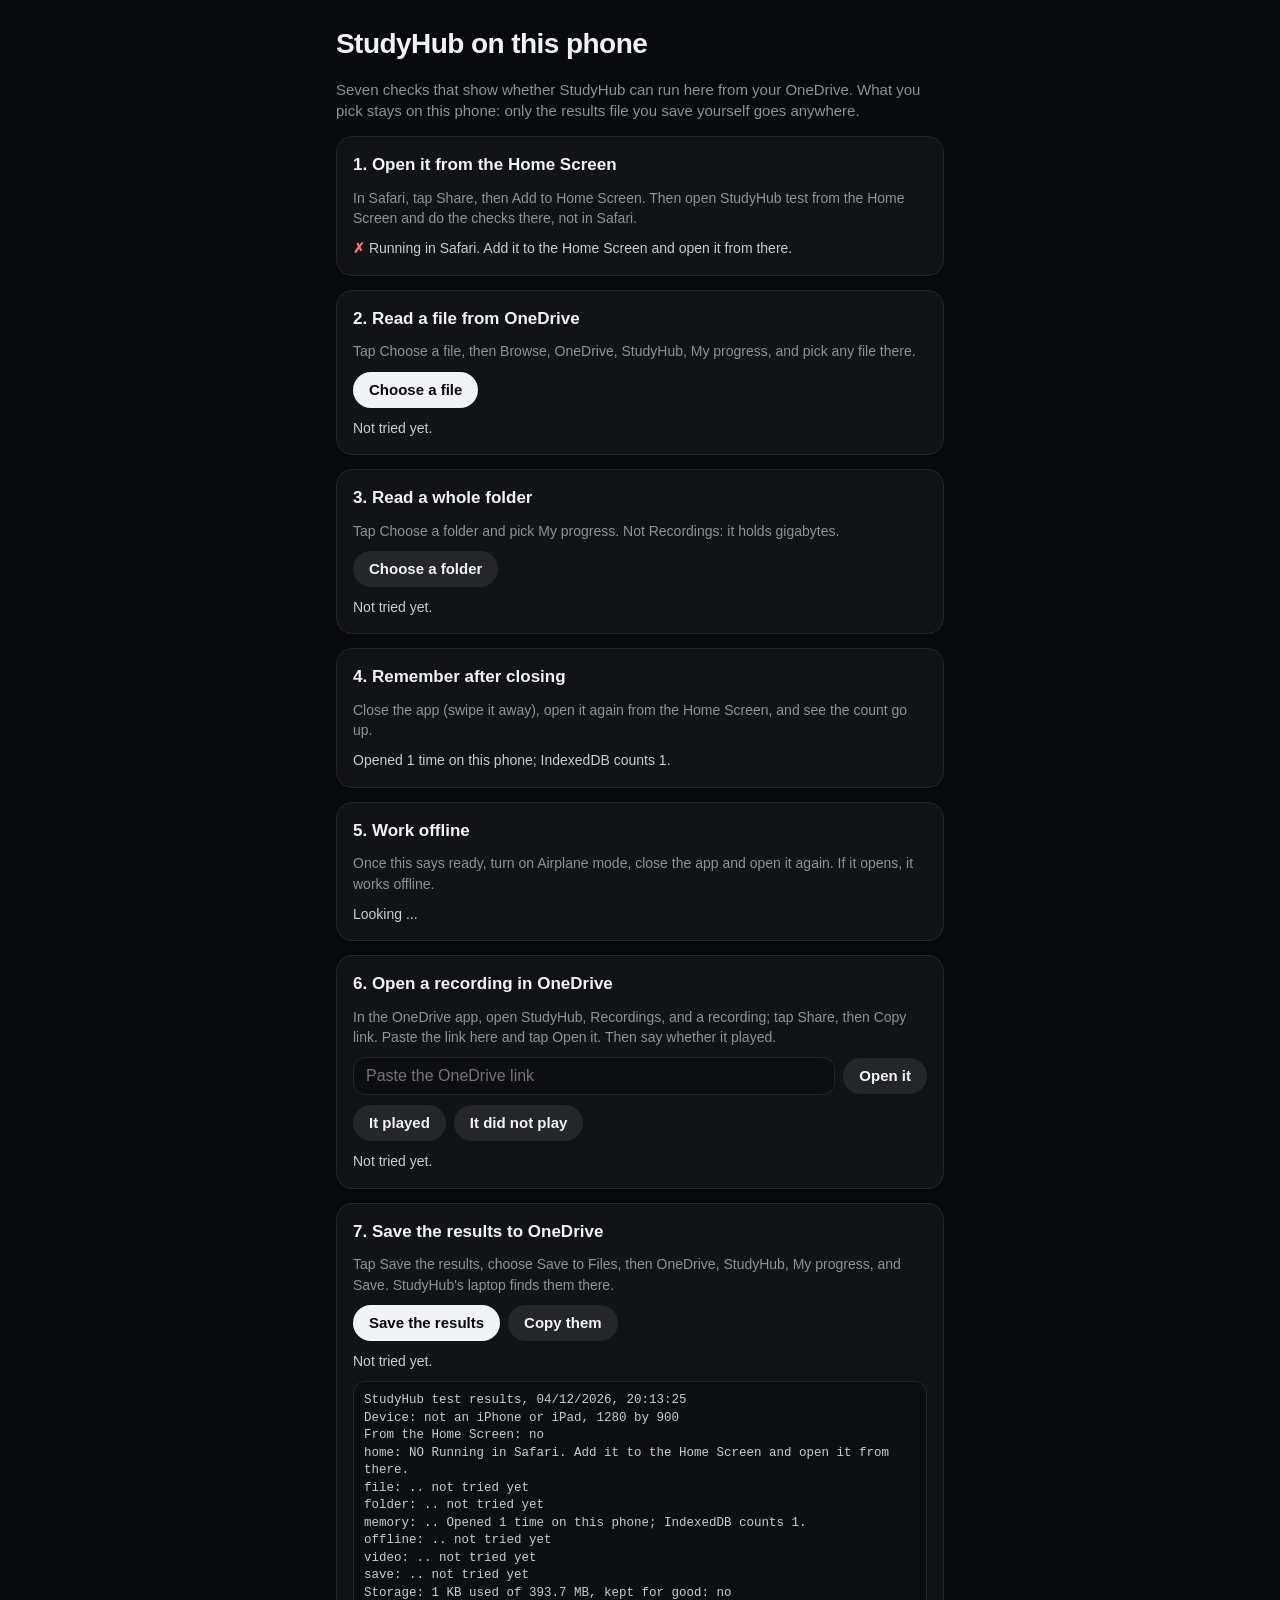
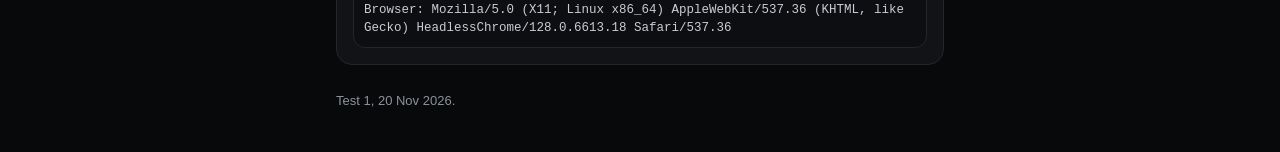
<file: pocket-test/index.html>
<!doctype html>
<html lang="en">
<head>
<meta charset="utf-8">
<meta name="viewport" content="width=device-width, initial-scale=1, viewport-fit=cover">
<meta name="apple-mobile-web-app-capable" content="yes">
<meta name="mobile-web-app-capable" content="yes">
<meta name="apple-mobile-web-app-status-bar-style" content="black-translucent">
<meta name="apple-mobile-web-app-title" content="SH test">
<meta name="theme-color" content="#08090b">
<link rel="manifest" href="manifest.webmanifest">
<link rel="apple-touch-icon" href="icon-180.png">
<title>StudyHub test</title>
<!-- Whether StudyHub can run on an iPhone or iPad from the owner's OneDrive (20 Nov 2026): a Home Screen web app that reads a file and a
     folder picked in Files, keeps what it stores, works offline, opens a recording in OneDrive and saves its results back. Nothing it reads
     leaves the phone; only the results file the owner saves goes anywhere. -->
<style>
  :root { color-scheme: dark; --ground: #08090b; --panel: #121317; --line: #24262c; --ink: #f2f3f5; --body: #c9ccd2; --muted: #8d929b; --ok: #4ade80; --bad: #f87171; --accent: #8b7cf6; }
  * { box-sizing: border-box; }
  html { -webkit-text-size-adjust: 100%; }
  body { margin: 0; background: var(--ground); color: var(--body); font: 15px/1.45 -apple-system, BlinkMacSystemFont, "Inter", "Segoe UI", sans-serif; }
  main { max-width: 640px; margin: 0 auto; padding: max(18px, env(safe-area-inset-top)) 16px max(28px, env(safe-area-inset-bottom)); display: flex; flex-direction: column; gap: 14px; }
  h1 { margin: 6px 0 0; color: var(--ink); font-size: 28px; font-weight: 600; letter-spacing: -.02em; }
  .lede { margin: 0; color: var(--muted); }
  .card { background: var(--panel); border: 1px solid var(--line); border-radius: 16px; padding: 16px; display: flex; flex-direction: column; gap: 10px; }
  .card h2 { margin: 0; color: var(--ink); font-size: 17px; font-weight: 600; }
  .card p { margin: 0; }
  .how { color: var(--muted); font-size: 14px; }
  .row { display: flex; flex-wrap: wrap; gap: 8px; align-items: center; }
  button, .pick { appearance: none; border: 0; border-radius: 18px; padding: 9px 16px; background: #24262c; color: var(--ink); font-family: inherit; font-size: 15px; font-weight: 600; line-height: 1.2; cursor: pointer; display: inline-flex; align-items: center; }
  button.main, .pick.main { background: var(--ink); color: var(--ground); }
  .pick input { display: none; }
  input[type=url] { flex: 1 1 220px; min-width: 0; border: 1px solid var(--line); border-radius: 12px; background: #0d0e11; color: var(--ink); padding: 9px 12px; font-family: inherit; font-size: 16px; }  /* 16px: iOS zooms into a smaller field */
  .result { font-size: 14px; color: var(--body); }
  .result.ok::before { content: "\2713  "; color: var(--ok); font-weight: 700; }
  .result.bad::before { content: "\2717  "; color: var(--bad); font-weight: 700; }
  .small { font-size: 13px; color: var(--muted); }
  pre { margin: 0; white-space: pre-wrap; word-break: break-word; font: 12.5px/1.4 ui-monospace, Menlo, monospace; color: var(--body); background: #0d0e11; border: 1px solid var(--line); border-radius: 12px; padding: 10px; }
</style>
</head>
<body>
<main>
  <h1>StudyHub on this phone</h1>
  <p class="lede">Seven checks that show whether StudyHub can run here from your OneDrive. What you pick stays on this phone: only the results file you save yourself goes anywhere.</p>

  <section class="card">
    <h2>1. Open it from the Home Screen</h2>
    <p class="how">In Safari, tap Share, then Add to Home Screen. Then open StudyHub test from the Home Screen and do the checks there, not in Safari.</p>
    <p class="result" id="r-home">Looking ...</p>
  </section>

  <section class="card">
    <h2>2. Read a file from OneDrive</h2>
    <p class="how">Tap Choose a file, then Browse, OneDrive, StudyHub, My progress, and pick any file there.</p>
    <div class="row"><label class="pick main">Choose a file<input type="file" id="pick-file"></label></div>
    <p class="result" id="r-file">Not tried yet.</p>
  </section>

  <section class="card">
    <h2>3. Read a whole folder</h2>
    <p class="how">Tap Choose a folder and pick My progress. Not Recordings: it holds gigabytes.</p>
    <div class="row"><label class="pick">Choose a folder<input type="file" id="pick-folder" webkitdirectory multiple></label></div>
    <p class="result" id="r-folder">Not tried yet.</p>
  </section>

  <section class="card">
    <h2>4. Remember after closing</h2>
    <p class="how">Close the app (swipe it away), open it again from the Home Screen, and see the count go up.</p>
    <p class="result" id="r-memory">Looking ...</p>
  </section>

  <section class="card">
    <h2>5. Work offline</h2>
    <p class="how">Once this says ready, turn on Airplane mode, close the app and open it again. If it opens, it works offline.</p>
    <p class="result" id="r-offline">Looking ...</p>
  </section>

  <section class="card">
    <h2>6. Open a recording in OneDrive</h2>
    <p class="how">In the OneDrive app, open StudyHub, Recordings, and a recording; tap Share, then Copy link. Paste the link here and tap Open it. Then say whether it played.</p>
    <div class="row"><input type="url" id="video-link" placeholder="Paste the OneDrive link" autocomplete="off" autocapitalize="off" spellcheck="false"><button id="video-open">Open it</button></div>
    <div class="row"><button id="video-yes">It played</button><button id="video-no">It did not play</button></div>
    <p class="result" id="r-video">Not tried yet.</p>
  </section>

  <section class="card">
    <h2>7. Save the results to OneDrive</h2>
    <p class="how">Tap Save the results, choose Save to Files, then OneDrive, StudyHub, My progress, and Save. StudyHub's laptop finds them there.</p>
    <div class="row"><button class="main" id="save">Save the results</button><button id="copy">Copy them</button></div>
    <p class="result" id="r-save">Not tried yet.</p>
    <pre id="report"></pre>
  </section>
  <p class="small" id="build">Test 1, 20 Nov 2026.</p>
</main>
<script>
(() => {
  "use strict";
  const $ = (id) => document.getElementById(id);
  const said = {};
  const set = (id, text, ok) => {
    const el = $(`r-${id}`);
    el.textContent = text;
    el.className = `result ${ok === true ? "ok" : ok === false ? "bad" : ""}`;
    said[id] = `${ok === true ? "OK" : ok === false ? "NO" : ".."} ${text}`;
    report();
  };
  const size = (n) => (n >= 1048576 ? `${(n / 1048576).toFixed(1)} MB` : n >= 1024 ? `${Math.round(n / 1024)} KB` : `${n} bytes`);
  const secs = (ms) => `${(ms / 1000).toFixed(1)} s`;
  const ua = navigator.userAgent;
  const ipad = /iPad/.test(ua) || (/Macintosh/.test(ua) && navigator.maxTouchPoints > 1);
  const ios = (ua.match(/OS (\d+)[._](\d+)/) || [])[0] || "";
  const device = `${ipad ? "iPad" : /iPhone/.test(ua) ? "iPhone" : "not an iPhone or iPad"}${ios ? `, ${ios.replace("_", ".")}` : ""}, ${screen.width} by ${screen.height}`;
  const standalone = navigator.standalone === true || matchMedia("(display-mode: standalone)").matches;

  function report() {
    const lines = [`StudyHub test results, ${new Date().toLocaleString("en-GB")}`, `Device: ${device}`, `From the Home Screen: ${standalone ? "yes" : "no"}`,
      ...["home", "file", "folder", "memory", "offline", "video", "save"].map((k) => `${k}: ${said[k] || ".. not tried yet"}`), `Storage: ${said.storage || "unknown"}`, `Browser: ${ua}`];
    $("report").textContent = lines.join("\n");
    return lines.join("\n");
  }

  // 1. where it runs
  set("home", standalone ? "Running from the Home Screen." : "Running in Safari. Add it to the Home Screen and open it from there.", standalone);

  // 2. a file picked in Files
  $("pick-file").addEventListener("change", async (e) => {
    const f = e.target.files && e.target.files[0];
    if (!f) { set("file", "Nothing was picked.", false); return; }
    const t0 = performance.now();
    try {
      const bytes = await f.arrayBuffer();
      let what = "";
      if (/\.json$/i.test(f.name)) { try { const d = JSON.parse(new TextDecoder().decode(bytes)); what = `, readable JSON with ${Object.keys(d).length} keys`; } catch { what = ", but not readable JSON"; } }
      set("file", `Read ${f.name}, ${size(bytes.byteLength)}, in ${secs(performance.now() - t0)}${what}.`, bytes.byteLength === f.size);
    } catch (err) { set("file", `${f.name} was picked but could not be read: ${err.message || err}`, false); }
  });

  // 3. a folder picked in Files (iOS 18.4 and newer)
  const folder = $("pick-folder");
  if (!("webkitdirectory" in folder)) set("folder", "This iOS cannot pick a folder (it takes iOS 18.4 or newer).", false);
  folder.addEventListener("change", async (e) => {
    const list = [...(e.target.files || [])];
    if (!list.length) { set("folder", "Nothing was picked, or the folder was empty.", false); return; }
    const t0 = performance.now();
    const total = list.reduce((s, f) => s + f.size, 0), tops = new Set(list.map((f) => (f.webkitRelativePath || f.name).split("/").slice(0, 2).join("/")));
    try {
      await list[0].slice(0, 1024).arrayBuffer();
      set("folder", `${list.length} files, ${size(total)}, in ${tops.size} folders (${[...tops].slice(0, 3).join(", ")}${tops.size > 3 ? ", ..." : ""}), the first read in ${secs(performance.now() - t0)}.`, true);
    } catch (err) { set("folder", `${list.length} files were listed but could not be read: ${err.message || err}`, false); }
  });

  // 4. what it keeps: a count in local storage and in IndexedDB
  (async () => {
    let n = 0, db = "IndexedDB not tried";
    try { n = Number(localStorage.getItem("sh-test-opens") || 0) + 1; localStorage.setItem("sh-test-opens", String(n)); } catch { n = -1; }
    try {
      db = await new Promise((done) => {
        const req = indexedDB.open("sh-test", 1);
        req.onupgradeneeded = () => req.result.createObjectStore("kv");
        req.onerror = () => done("IndexedDB refused");
        req.onsuccess = () => {
          const store = req.result.transaction("kv", "readwrite").objectStore("kv"), get = store.get("opens");
          get.onsuccess = () => { const m = (get.result || 0) + 1; store.put(m, "opens"); done(`IndexedDB counts ${m}`); };
          get.onerror = () => done("IndexedDB could not read");
        };
      });
    } catch { db = "IndexedDB missing"; }
    set("memory", n < 0 ? `Local storage refused; ${db}.` : `Opened ${n} ${n === 1 ? "time" : "times"} on this phone; ${db}.`, n > 1 ? true : n < 0 ? false : undefined);
    try {
      const est = navigator.storage && navigator.storage.estimate ? await navigator.storage.estimate() : null;
      const kept = navigator.storage && navigator.storage.persist ? await navigator.storage.persist() : null;
      said.storage = `${est ? `${size(est.usage || 0)} used of ${size(est.quota || 0)}` : "no estimate"}, kept for good: ${kept === null ? "unknown" : kept ? "yes" : "no"}`;
      report();
    } catch { /* not told */ }
  })();

  // 5. offline: a service worker keeps the page
  if (!("serviceWorker" in navigator)) set("offline", "This browser has no service workers, so it cannot work offline.", false);
  else {
    navigator.serviceWorker.register("sw.js").then(() => navigator.serviceWorker.ready).then(() => {
      set("offline", navigator.onLine ? "Ready to work offline." : "You are offline and it opened: it works offline.", true);
    }).catch((err) => set("offline", `The offline part did not start: ${err.message || err}`, false));
  }

  // 6. a recording in OneDrive's own player
  $("video-open").addEventListener("click", () => {
    const link = $("video-link").value.trim();
    if (!/^https:\/\//i.test(link)) { set("video", "Paste a link that starts with https:// first.", false); return; }
    said.video = ".. opened, not said yet";
    report();
    window.open(link, "_blank", "noopener");
  });
  $("video-yes").addEventListener("click", () => set("video", "The recording played.", true));
  $("video-no").addEventListener("click", () => set("video", "The recording did not play.", false));

  // 7. the results, back to OneDrive through the share sheet, or copied
  $("save").addEventListener("click", async () => {
    const text = report(), file = new File([text], "StudyHub test results.txt", { type: "text/plain" });
    try {
      if (navigator.canShare && navigator.canShare({ files: [file] })) {
        await navigator.share({ files: [file], title: "StudyHub test results" });
        set("save", "The share sheet took the results. If you chose OneDrive, StudyHub, My progress, the laptop finds them there.", true);
      } else {
        const a = document.createElement("a");
        a.href = URL.createObjectURL(file);
        a.download = file.name;
        document.body.append(a);
        a.click();
        a.remove();
        set("save", "This browser cannot share files, so it downloaded them instead.", false);
      }
    } catch (err) {
      set("save", err && err.name === "AbortError" ? "The share sheet was closed without saving." : `Saving did not work: ${err.message || err}`, false);
    }
  });
  $("copy").addEventListener("click", async () => {
    try { await navigator.clipboard.writeText(report()); $("copy").textContent = "Copied"; } catch { $("copy").textContent = "Could not copy"; }
  });
  report();
})();
</script>
</body>
</html>
</file>
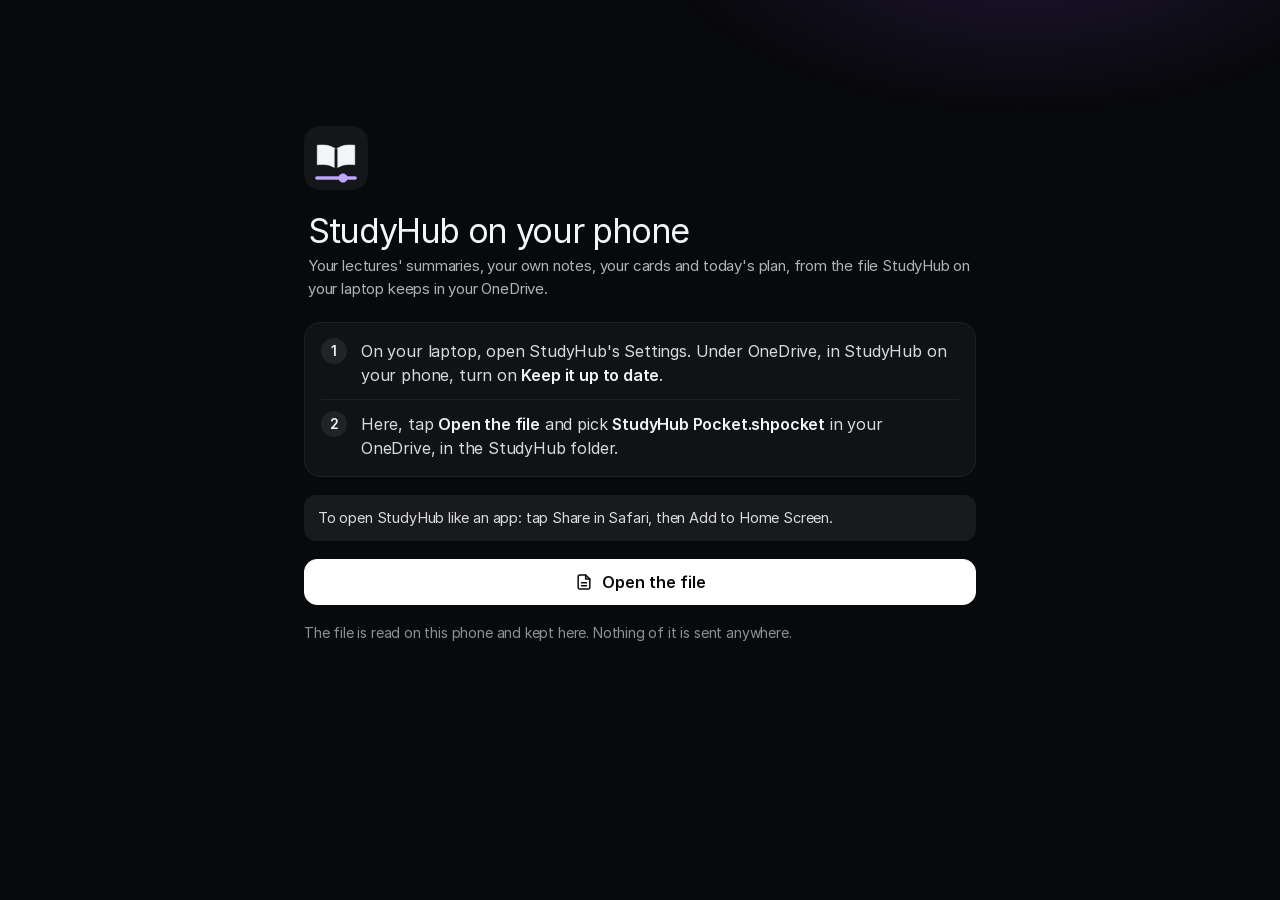
<file: pocket/index.html>
<!doctype html>
<html lang="en">
<head>
<meta charset="utf-8">
<meta name="viewport" content="width=device-width, initial-scale=1, viewport-fit=cover">
<meta http-equiv="Content-Security-Policy" content="default-src 'self'; img-src 'self' data:; style-src 'self'; script-src 'self'; font-src 'self'; connect-src 'self'; manifest-src 'self'; worker-src 'self'; object-src 'none'; base-uri 'none'; form-action 'none'">
<meta name="referrer" content="no-referrer">
<meta name="apple-mobile-web-app-capable" content="yes">
<meta name="mobile-web-app-capable" content="yes">
<meta name="apple-mobile-web-app-status-bar-style" content="black-translucent">
<meta name="apple-mobile-web-app-title" content="StudyHub">
<meta name="theme-color" content="#08090b">
<meta name="color-scheme" content="dark">
<link rel="manifest" href="manifest.webmanifest">
<link rel="apple-touch-icon" href="icon-180.png">
<link rel="icon" href="icon-192.png">
<link rel="stylesheet" href="app.css">
<title>StudyHub</title>
<!-- StudyHub Pocket (20 Nov 2026): StudyHub on an iPhone or iPad, from the file StudyHub writes into its owner's OneDrive (app/pocket.py).
     This page is code only: it holds no data, and what it reads from the file stays on the phone. -->
<script src="app.js" defer></script>
</head>
<body>
<div id="app"></div>
<nav class="tabs" id="tabs" aria-label="Places"></nav>
<div class="toast-shelf" id="toasts" aria-live="polite"></div>
</body>
</html>
</file>
<file: pocket/app.css>
/* StudyHub Pocket: StudyHub's own look on a phone (DESIGN.md): the black ground, panels with a hairline, 16px corners, Inter set tight,
   the course colours, amber for what concerns the exam and teal for what was said in the lecture, and white for the one action. */
@font-face { font-family: "Inter"; src: url("fonts/Inter-Regular.woff2") format("woff2"); font-weight: 100 500; font-display: swap; }
@font-face { font-family: "Inter"; src: url("fonts/Inter-SemiBold.woff2") format("woff2"); font-weight: 600 900; font-display: swap; }
:root {
  color-scheme: dark;
  --ground: #08090b; --menu: #0c0d10; --panel: #101216; --panel-on: #16181d;
  --ink: #f4f5f6; --body: #d9dbdf; --muted: #b0b3ba; --faint: #8d9098;
  --line: #1f2126; --line-strong: #3a3d44; --edge: #6b6f78;
  --raise: rgba(255, 255, 255, .025); --raise-2: rgba(255, 255, 255, .07); --raise-3: rgba(255, 255, 255, .12);
  --accent: #ffffff; --accent-ink: #08090b; --focus: #c6b8ff; --signal: #ffe27a;
  --exam: #f0a648; --exam-soft: rgba(240, 166, 72, .12); --said: #4fdcae; --said-soft: rgba(79, 220, 174, .11);
  --ok: #74e08e; --danger: #ff5f57;
  --c0: #f2a0d8; --c1: #7fa8fa; --c2: #d6d3c6; --c3: #62d8e2; --c4: #ffb8a6; --c5: #bdea80; --c6: #c0a6ff; --c7: #ffe0cc; --c: var(--faint);
  --sky: radial-gradient(520px 260px at 80% -8%, rgba(120, 70, 210, .22), transparent 72%);
  --hl-yellow: #5c4c12; --hl-green: #1f4a26; --hl-pink: #5a2340; --hl-blue: #1d3557; --hl-grey: rgba(255, 255, 255, .1);
  --text: "Inter", -apple-system, "Helvetica Neue", Helvetica, Arial, sans-serif;
  --mono: ui-monospace, "SF Mono", Menlo, monospace;
  --out: cubic-bezier(.16, 1, .3, 1);
  --top: env(safe-area-inset-top, 0px); --bottom: env(safe-area-inset-bottom, 0px);
  --tabs-h: calc(58px + var(--bottom));
}

* { box-sizing: border-box; -webkit-tap-highlight-color: transparent; }
html { -webkit-text-size-adjust: 100%; text-size-adjust: 100%; }
html, body { margin: 0; background: var(--ground); overscroll-behavior-y: none; }
body { font: 16px/1.5 var(--text); letter-spacing: -.011em; color: var(--body); -webkit-font-smoothing: antialiased; min-height: 100vh; min-height: 100dvh; }
body::before { content: ""; position: fixed; inset: 0; background: var(--sky); pointer-events: none; }
#app { position: relative; }
button, input { font: inherit; color: inherit; }
button { cursor: pointer; }
a { color: inherit; }
h1, h2, h3, b, strong { color: var(--ink); }
h1 { font: 400 32px/1.1 var(--text); letter-spacing: -.04em; margin: 0; text-wrap: balance; }
h2 { font: 400 21px/1.25 var(--text); letter-spacing: -.025em; margin: 0; text-wrap: balance; }
h3 { font-size: 16px; font-weight: 600; margin: 0; }
p { margin: 0; text-wrap: pretty; }
ul, ol { margin: 0; }
:focus-visible { outline: 2px solid var(--focus); outline-offset: 2px; }
::selection { background: rgba(255, 255, 255, .3); }
.muted { color: var(--muted); }
.faint { color: var(--faint); }
.small { font-size: 14px; line-height: 1.45; }
.num { font-variant-numeric: tabular-nums; }
.grow { flex: 1; min-width: 0; }
.sr { position: absolute; width: 1px; height: 1px; overflow: hidden; clip: rect(0 0 0 0); white-space: nowrap; }

/* a page, between the status bar and the tabs */
.page { padding: calc(var(--top) + 18px) 16px calc(var(--tabs-h) + 28px); max-width: 720px; margin: 0 auto; }
.page.has-bar { padding-top: 6px; }
.page-head { display: grid; gap: 6px; margin: 4px 4px 4px; }
.page-head .sub { color: var(--muted); font-size: 15px; }
.bar { position: sticky; top: 0; z-index: 5; display: flex; align-items: center; min-height: calc(var(--top) + 48px); padding: var(--top) 8px 0; background: var(--ground);
  border-bottom: 1px solid transparent; transition: border-color .15s; }
.bar.scrolled { border-bottom-color: var(--line); }
.bar-title { position: absolute; left: 52px; right: 52px; bottom: 12px; text-align: center; font-weight: 600; color: var(--ink); font-size: 16px; white-space: nowrap; overflow: hidden;
  text-overflow: ellipsis; opacity: 0; transition: opacity .15s; pointer-events: none; }
.bar.scrolled .bar-title { opacity: 1; }
.back span { transition: opacity .15s; }
.bar.scrolled .back span { opacity: 0; }  /* the title takes the bar's middle: the parent's name steps aside, the arrow stays */
.back { display: inline-flex; align-items: center; gap: 2px; height: 44px; padding: 0 10px 0 4px; border: 0; background: none; color: var(--ink); font-size: 16px; border-radius: 10px; max-width: 46%; }
.back span { white-space: nowrap; overflow: hidden; text-overflow: ellipsis; }

/* a list of rows in a panel, as Settings on the phone */
.label { display: flex; align-items: baseline; gap: 10px; font-size: 13.5px; font-weight: 600; color: var(--faint); margin: 26px 6px 8px; }
.label .end { margin-left: auto; font-weight: 400; }
.panel { background: var(--panel); border: 1px solid var(--line); border-radius: 16px; overflow: hidden; }
.panel + .panel { margin-top: 10px; }
.row { display: flex; align-items: center; gap: 12px; width: 100%; min-height: 54px; padding: 12px 14px 12px 16px; border: 0; border-top: 1px solid var(--line); background: none; text-align: left;
  text-decoration: none; color: inherit; transition: background-color .15s; }
.row:first-child { border-top: 0; }
button.row:active, a.row:active { background: var(--raise-2); }
.row-text { flex: 1; min-width: 0; display: grid; gap: 2px; }
.row-title { color: var(--ink); line-height: 1.35; overflow-wrap: anywhere; }
.row-sub { color: var(--muted); font-size: 14px; line-height: 1.4; overflow-wrap: anywhere; }
.row .chev { color: var(--faint); flex: none; }
.row .lead-icon { flex: none; width: 32px; height: 32px; display: grid; place-items: center; border-radius: 9px; background: var(--raise-2); color: var(--ink); }
.row.done .row-title { text-decoration: line-through; text-decoration-color: var(--faint); color: var(--muted); }
.row.done .lead-icon { color: var(--ok); }
.empty { padding: 18px 16px; color: var(--muted); }

/* a course: its colour and short code */
.chip { display: inline-flex; align-items: center; gap: 6px; font-size: 12.5px; font-weight: 600; letter-spacing: .01em; color: var(--c); white-space: nowrap; }
.chip::before { content: ""; width: 8px; height: 8px; border-radius: 50%; background: var(--c); flex: none; }
.chip.bare::before { display: none; }
.dot { width: 10px; height: 10px; border-radius: 50%; background: var(--c); flex: none; }
.pill { display: inline-flex; align-items: center; gap: 6px; height: 26px; padding: 0 10px; border-radius: 13px; font-size: 13px; font-weight: 600; background: var(--raise-2); color: var(--ink); white-space: nowrap; }
.pill.exam { background: var(--exam-soft); color: var(--exam); }
.pill.said { background: var(--said-soft); color: var(--said); }
.pill.signal { background: rgba(255, 226, 122, .12); color: var(--signal); }
.metas { display: flex; flex-wrap: wrap; align-items: center; gap: 8px 12px; color: var(--muted); font-size: 14px; }

/* buttons: white for the one action, the rest quiet */
.btn { display: inline-flex; align-items: center; justify-content: center; gap: 8px; min-height: 46px; padding: 0 18px; border-radius: 13px; border: 1px solid var(--line-strong);
  background: var(--raise); color: var(--ink); font-size: 16px; font-weight: 600; text-decoration: none; transition: transform .07s, background-color .15s; }
.btn.primary { background: var(--accent); color: var(--accent-ink); border-color: var(--accent); }
.btn.block { width: 100%; }
.btn.small { min-height: 36px; padding: 0 13px; font-size: 14.5px; border-radius: 11px; }
.btn:active, .row:active, .tab:active, .seg button:active, .grade:active { transform: scale(.98); }
.btn[disabled] { opacity: .45; }
.btns { display: flex; flex-wrap: wrap; gap: 10px; }
.icon-btn { width: 44px; height: 44px; display: grid; place-items: center; border-radius: 12px; border: 0; background: none; color: var(--ink); }

/* the tabs at the foot */
.tabs { position: fixed; left: 0; right: 0; bottom: 0; z-index: 10; display: grid; grid-template-columns: repeat(4, 1fr); padding: 0 6px var(--bottom);
  background: var(--menu); border-top: 1px solid var(--line); }
.tabs[hidden] { display: none; }
.tab { display: grid; justify-items: center; align-content: center; gap: 3px; height: 58px; border: 0; background: none; color: var(--faint); font-size: 11px; font-weight: 600;
  letter-spacing: 0; transition: color .15s; }
.tab.on { color: var(--ink); }
.tab .badge { position: absolute; transform: translate(13px, -3px); min-width: 17px; height: 17px; padding: 0 5px; border-radius: 9px; background: var(--accent); color: var(--accent-ink);
  font-size: 11px; line-height: 17px; text-align: center; }
.tab-icon { position: relative; display: grid; place-items: center; }

/* what the phone holds, and from when */
.fresh { display: flex; align-items: center; gap: 12px; margin-top: 16px; padding: 12px 8px 12px 16px; border-radius: 16px; background: var(--panel); border: 1px solid var(--line); }
.fresh.old { border-color: rgba(255, 226, 122, .35); }
.fresh.old .fresh-when { color: var(--signal); }
.fresh-text { flex: 1; min-width: 0; display: grid; gap: 1px; }
.fresh-when { color: var(--ink); font-size: 15px; }

/* a date as a block */
.when { flex: none; width: 46px; display: grid; justify-items: center; line-height: 1.1; }
.when-day { font-size: 11.5px; font-weight: 600; color: var(--faint); text-transform: uppercase; letter-spacing: .04em; }
.when-num { font-size: 21px; color: var(--ink); letter-spacing: -.03em; }
.mark { flex: none; width: 12px; height: 12px; border-radius: 50%; }
.mark.exam { background: var(--c); }
.mark.hand-in { border: 2.5px solid var(--c); }
.mark.lecture { width: 8px; height: 8px; margin: 2px; background: var(--c); opacity: .75; }
.mark.event { width: 8px; height: 8px; margin: 2px; border-radius: 2px; background: var(--faint); }
.day-head { display: flex; align-items: baseline; gap: 8px; margin: 22px 6px 8px; font-size: 14px; font-weight: 600; color: var(--ink); }
.day-head .faint { font-weight: 400; }

/* a lecture */
.lecture-head { display: grid; gap: 10px; margin: 4px 4px 0; }
.lecture-head h1 { font-size: 28px; }
.seg { display: grid; grid-auto-flow: column; grid-auto-columns: 1fr; gap: 2px; margin: 20px 0 4px; padding: 3px; border-radius: 12px; background: var(--raise-2); }
.seg button { height: 36px; border: 0; border-radius: 9px; background: none; color: var(--muted); font-size: 14.5px; font-weight: 600; transition: background-color .15s, color .15s; }
.seg button.on { background: var(--panel-on); color: var(--ink); box-shadow: 0 1px 0 rgba(255, 255, 255, .06) inset; }
.sum { display: grid; gap: 0; }
.sum-part { padding: 18px 18px 20px; }
.sum-part + .sum-part { border-top: 1px solid var(--line); }
.sum-part h2 { margin-bottom: 8px; }
.sum-part .lead { color: var(--muted); font-size: 15.5px; margin-bottom: 12px; }
.points { list-style: none; padding: 0; display: grid; gap: 9px; }
.points li { position: relative; padding-left: 18px; }
.points li::before { content: ""; position: absolute; left: 3px; top: .62em; width: 5px; height: 5px; border-radius: 50%; background: var(--faint); }
.said-box, .exam-box { margin-top: 14px; padding: 12px 14px 13px; border-radius: 12px; display: grid; gap: 8px; }
.said-box { background: var(--said-soft); }
.exam-box { background: var(--exam-soft); }
.box-label { display: flex; align-items: center; gap: 6px; font-size: 13px; font-weight: 600; }
.said-box .box-label { color: var(--said); }
.exam-box .box-label { color: var(--exam); }
.said-box .points li::before { background: var(--said); }
.exam-box .points li::before { background: var(--exam); }
.terms { display: grid; gap: 12px; margin: 0; }
.ref { margin-left: 6px; color: var(--faint); font-size: 13px; font-variant-numeric: tabular-nums; white-space: nowrap; }
.terms dt { color: var(--ink); font-weight: 600; }
.terms dd { margin: 2px 0 0; color: var(--muted); font-size: 15px; }
.answer-list ol, .answer-list ul { padding-left: 22px; display: grid; gap: 6px; margin-top: 6px; }

/* the student's own notes, as Notes keeps them */
.doc { padding: 18px 18px 20px; overflow-wrap: anywhere; }
.doc + .doc { border-top: 1px solid var(--line); }
.doc-title { font-size: 13.5px; font-weight: 600; color: var(--faint); margin-bottom: 10px; }
.doc > * + * { margin-top: 10px; }
.doc h1 { font-size: 24px; line-height: 1.2; } .doc h2 { font-size: 20px; } .doc h3 { font-size: 17px; }
.doc ul, .doc ol { padding-left: 22px; }
.doc li + li { margin-top: 4px; }
.doc ul.todo { list-style: none; padding-left: 4px; }
.doc ul.todo li { position: relative; padding-left: 28px; }
.doc ul.todo li::before { content: ""; position: absolute; left: 0; top: .2em; width: 16px; height: 16px; border-radius: 5px; border: 1.5px solid var(--edge); }
.doc ul.todo li[data-done]::before { background: var(--ink); border-color: var(--ink); }
.doc ul.todo li[data-done] { color: var(--faint); text-decoration: line-through; }
.doc blockquote { margin: 10px 0 0; padding: 10px 14px; border-radius: 12px; background: var(--raise-2); color: var(--body); }
.doc blockquote[data-tone="exam"] { background: var(--exam-soft); }
.doc blockquote[data-tone="tip"] { background: var(--said-soft); }
.doc blockquote[data-tone="warn"] { background: rgba(255, 95, 87, .12); }
.doc pre { padding: 12px 14px; border-radius: 12px; background: var(--raise-2); font: 13.5px/1.5 var(--mono); white-space: pre-wrap; overflow-wrap: anywhere; }
.doc code { font: 14px var(--mono); background: var(--raise-2); padding: 1px 4px; border-radius: 5px; }
.doc pre code { background: none; padding: 0; }
.doc hr { border: 0; border-top: 1px solid var(--line-strong); margin: 16px 0; }
.doc mark { color: var(--ink); background: var(--hl-yellow); border-radius: 3px; padding: 0 2px; }
.doc mark[data-c="green"] { background: var(--hl-green); } .doc mark[data-c="pink"] { background: var(--hl-pink); } .doc mark[data-c="blue"] { background: var(--hl-blue); }
.doc figure { margin: 12px 0 0; }
.doc figure img, .doc img { display: block; max-width: 100%; height: auto; border-radius: 10px; background: #fff; }
.doc figcaption { margin-top: 6px; color: var(--muted); font-size: 14px; }
.doc .table-wrap { overflow-x: auto; -webkit-overflow-scrolling: touch; }
.doc table { border-collapse: collapse; font-size: 14.5px; min-width: 100%; }
.doc th, .doc td { border: 1px solid var(--line-strong); padding: 6px 9px; vertical-align: top; text-align: left; }
.doc th { background: var(--raise-3); color: var(--ink); font-weight: 600; }
.doc [data-c="yellow"]:is(td, th) { background: var(--hl-yellow); } .doc [data-c="green"]:is(td, th) { background: var(--hl-green); }
.doc [data-c="pink"]:is(td, th) { background: var(--hl-pink); } .doc [data-c="blue"]:is(td, th) { background: var(--hl-blue); }
.doc [data-c="grey"]:is(td, th) { background: var(--hl-grey); }
.doc a { color: var(--ink); text-decoration: underline; text-decoration-color: var(--line-strong); text-underline-offset: 3px; }

/* practice */
.deck-top { display: flex; align-items: center; gap: 12px; margin: 8px 4px 12px; color: var(--muted); font-size: 14px; }
.progress { flex: 1; height: 4px; border-radius: 2px; background: var(--raise-2); overflow: hidden; }
.progress i { display: block; height: 100%; background: var(--ink); border-radius: 2px; transition: width .3s var(--out); }
.flash { display: grid; gap: 14px; padding: 20px 18px 18px; border-radius: 18px; background: var(--panel); border: 1px solid var(--line); }
.flash-meta { display: flex; align-items: center; gap: 10px; flex-wrap: wrap; font-size: 13.5px; color: var(--faint); }
.flash-q { font-size: 20px; line-height: 1.38; color: var(--ink); letter-spacing: -.02em; }
.flash-a { padding-top: 14px; border-top: 1px solid var(--line); font-size: 16.5px; color: var(--body); display: grid; gap: 6px; }
.flash-a-label { font-size: 13px; font-weight: 600; color: var(--faint); }
.grades { display: grid; grid-template-columns: repeat(4, 1fr); gap: 8px; margin-top: 14px; }
.grade { display: grid; justify-items: center; gap: 1px; min-height: 58px; padding: 8px 4px; border-radius: 13px; border: 1px solid var(--line-strong); background: var(--raise);
  color: var(--ink); font-size: 15px; font-weight: 600; transition: transform .07s; }
.grade small { font-size: 12.5px; font-weight: 400; color: var(--muted); }
.reveal { margin-top: 14px; }
.course-pick .row-title { display: flex; align-items: center; gap: 8px; }
.counts { display: flex; gap: 6px; flex: none; }

/* search */
.search { position: relative; margin-top: 16px; }
.search input { width: 100%; height: 44px; padding: 0 14px 0 40px; border-radius: 12px; border: 1px solid var(--line); background: var(--panel); color: var(--ink); font-size: 16px; outline: none; }
.search input:focus { border-color: var(--edge); }
.search svg { position: absolute; left: 13px; top: 13px; color: var(--faint); }
.hit-text { color: var(--muted); font-size: 14px; display: -webkit-box; -webkit-line-clamp: 2; -webkit-box-orient: vertical; overflow: hidden; }
.hit-text b { color: var(--ink); font-weight: 600; }

/* the first start */
.hello { display: grid; gap: 18px; padding-top: 12vh; }
.hello-logo { width: 64px; height: 64px; border-radius: 16px; }
.hello h1 { font-size: 34px; }
.steps { display: grid; gap: 0; padding: 0; list-style: none; counter-reset: step; }
.steps li { counter-increment: step; position: relative; padding: 12px 0 12px 40px; border-top: 1px solid var(--line); }
.steps li:first-child { border-top: 0; }
.steps li::before { content: counter(step); position: absolute; left: 0; top: 11px; width: 26px; height: 26px; border-radius: 50%; background: var(--raise-2); color: var(--ink);
  display: grid; place-items: center; font-size: 13.5px; font-weight: 600; }
.notice { padding: 12px 14px; border-radius: 12px; background: var(--raise-2); color: var(--body); font-size: 14.5px; }
.problem { padding: 12px 14px; border-radius: 12px; background: rgba(255, 95, 87, .12); color: var(--ink); font-size: 14.5px; }

/* toasts, above the tabs */
.toast-shelf { position: fixed; left: 16px; right: 16px; bottom: calc(var(--tabs-h) + 12px); z-index: 20; display: grid; justify-items: center; gap: 8px; pointer-events: none; }
.toast { max-width: 560px; padding: 11px 16px; border-radius: 14px; background: var(--panel-on); border: 1px solid var(--line-strong); color: var(--ink); font-size: 14.5px;
  box-shadow: 0 14px 34px rgba(0, 0, 0, .5); animation: toast-in .28s var(--out); }
@keyframes toast-in { from { opacity: 0; transform: translateY(8px); } }
.enter { animation: enter .26s var(--out); }
@keyframes enter { from { opacity: 0; transform: translateY(6px); } }

@media (prefers-reduced-motion: reduce) {
  *, *::before, *::after { animation: none !important; transition: none !important; }
}
@media (min-width: 700px) {
  .page { padding-left: 24px; padding-right: 24px; }
}
</file>
